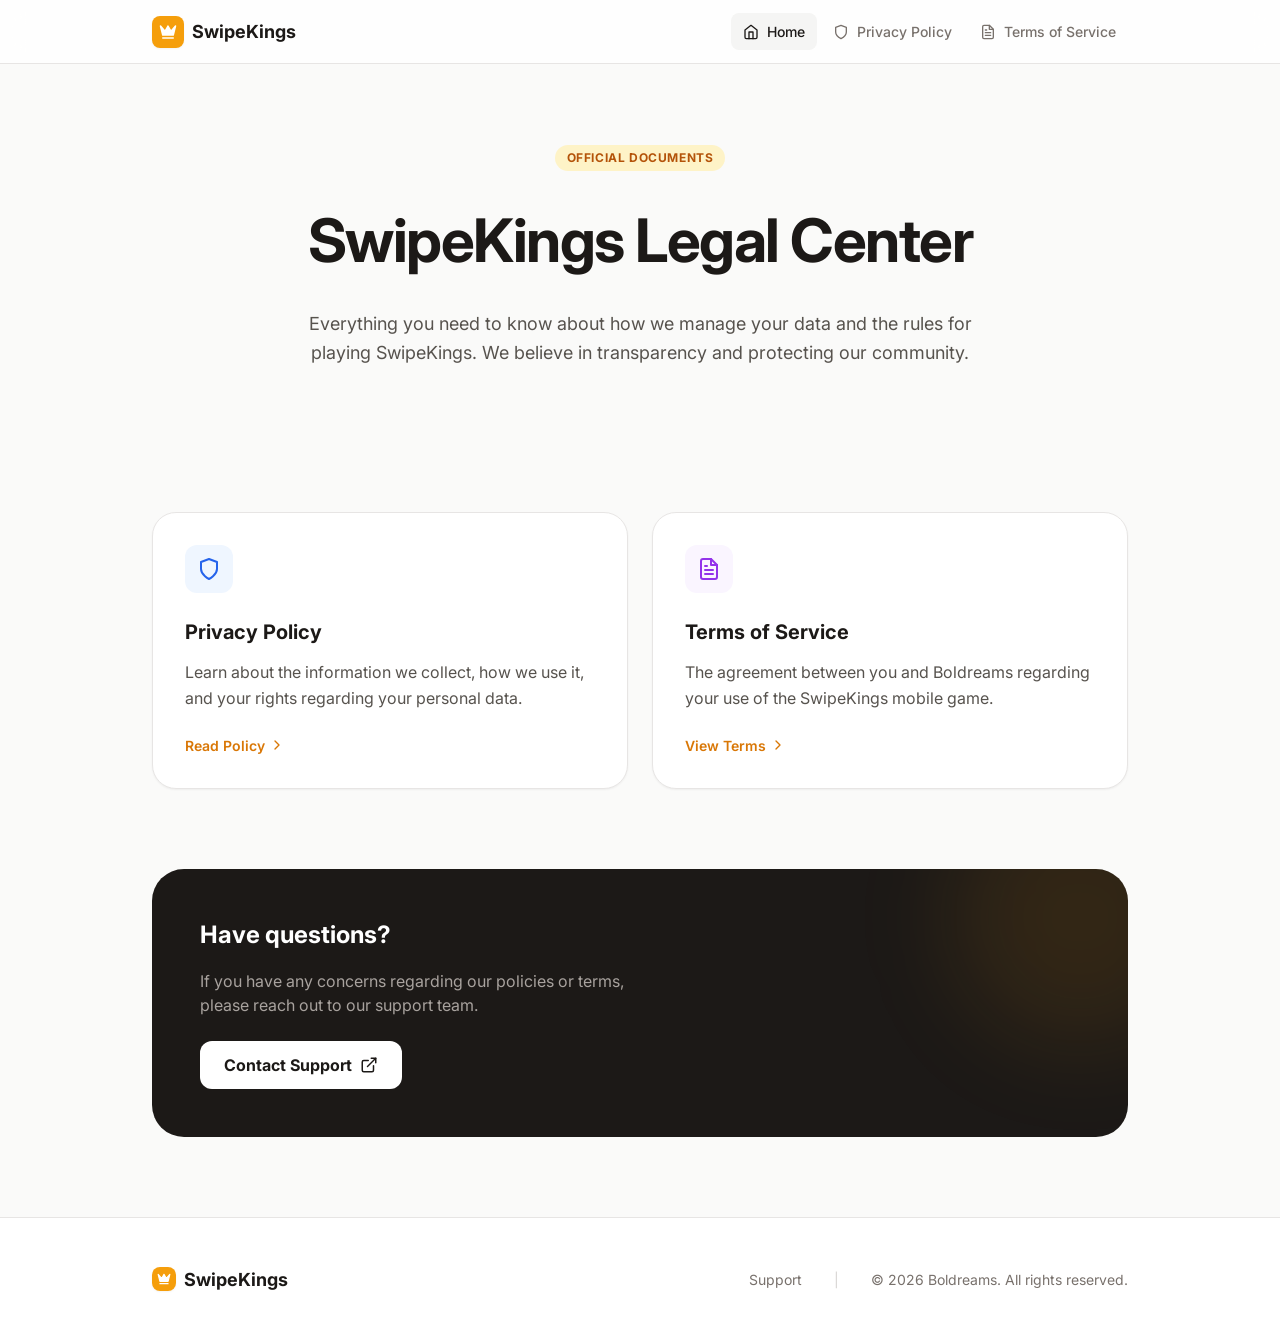
<file: index.html>
<!DOCTYPE html>
<html lang="en">

<head>
  <meta charset="UTF-8">
  <meta name="viewport" content="width=device-width, initial-scale=1.0">
  <title>SwipeKings Legal Center</title>
  <meta name="description" content="Official legal documents for SwipeKings. Privacy Policy and Terms of Service.">
  <link rel="preconnect" href="https://fonts.googleapis.com">
  <link rel="preconnect" href="https://fonts.gstatic.com" crossorigin>
  <link href="https://fonts.googleapis.com/css2?family=Inter:wght@400;500;600;700&display=swap" rel="stylesheet">
  <link rel="stylesheet" href="style.css">
</head>

<body>
  <nav>
    <div class="container nav-content">
      <a href="index.html" class="logo">
        <div class="logo-box">
          <svg xmlns="http://www.w3.org/2000/svg" width="18" height="18" viewBox="0 0 24 24" fill="currentColor"
            stroke="currentColor" stroke-width="2" stroke-linecap="round" stroke-linejoin="round">
            <path d="m2 4 3 12h14l3-12-6 7-4-7-4 7-6-7zm3 16h14" />
          </svg>
        </div>
        <span>SwipeKings</span>
      </a>
      <div class="nav-links">
        <a href="index.html" class="nav-item active">
          <svg xmlns="http://www.w3.org/2000/svg" width="16" height="16" viewBox="0 0 24 24" fill="none"
            stroke="currentColor" stroke-width="2" stroke-linecap="round" stroke-linejoin="round">
            <path d="m3 9 9-7 9 7v11a2 2 0 0 1-2 2H5a2 2 0 0 1-2-2z" />
            <polyline points="9 22 9 12 15 12 15 22" />
          </svg>
          <span>Home</span>
        </a>
        <a href="privacy-policy.html" class="nav-item">
          <svg xmlns="http://www.w3.org/2000/svg" width="16" height="16" viewBox="0 0 24 24" fill="none"
            stroke="currentColor" stroke-width="2" stroke-linecap="round" stroke-linejoin="round">
            <path d="M12 22s8-4 8-10V5l-8-3-8 3v7c0 6 8 10 8 10z" />
          </svg>
          <span>Privacy Policy</span>
        </a>
        <a href="terms-of-service.html" class="nav-item">
          <svg xmlns="http://www.w3.org/2000/svg" width="16" height="16" viewBox="0 0 24 24" fill="none"
            stroke="currentColor" stroke-width="2" stroke-linecap="round" stroke-linejoin="round">
            <path d="M14 2H6a2 2 0 0 0-2 2v16a2 2 0 0 0 2 2h12a2 2 0 0 0 2-2V8z" />
            <polyline points="14 2 14 8 20 8" />
            <line x1="16" y1="13" x2="8" y2="13" />
            <line x1="16" y1="17" x2="8" y2="17" />
            <polyline points="10 9 9 9 8 9" />
          </svg>
          <span>Terms of Service</span>
        </a>
      </div>
    </div>
  </nav>

  <main class="container">
    <section class="hero animate-fade-up">
      <div class="badge">Official Documents</div>
      <h1>SwipeKings Legal Center</h1>
      <p class="lead">
        Everything you need to know about how we manage your data and the rules for playing SwipeKings.
        We believe in transparency and protecting our community.
      </p>
    </section>

    <div class="card-grid">
      <a href="privacy-policy.html" class="card animate-fade-right delay-100">
        <div class="card-icon icon-blue">
          <svg xmlns="http://www.w3.org/2000/svg" width="24" height="24" viewBox="0 0 24 24" fill="none"
            stroke="currentColor" stroke-width="2" stroke-linecap="round" stroke-linejoin="round">
            <path d="M12 22s8-4 8-10V5l-8-3-8 3v7c0 6 8 10 8 10z" />
          </svg>
        </div>
        <h2 class="card-title">Privacy Policy</h2>
        <p class="card-text">
          Learn about the information we collect, how we use it, and your rights regarding your personal data.
        </p>
        <div class="card-link">
          Read Policy
          <svg xmlns="http://www.w3.org/2000/svg" width="16" height="16" viewBox="0 0 24 24" fill="none"
            stroke="currentColor" stroke-width="2" stroke-linecap="round" stroke-linejoin="round">
            <polyline points="9 18 15 12 9 6" />
          </svg>
        </div>
      </a>

      <a href="terms-of-service.html" class="card animate-fade-left delay-200">
        <div class="card-icon icon-purple">
          <svg xmlns="http://www.w3.org/2000/svg" width="24" height="24" viewBox="0 0 24 24" fill="none"
            stroke="currentColor" stroke-width="2" stroke-linecap="round" stroke-linejoin="round">
            <path d="M14 2H6a2 2 0 0 0-2 2v16a2 2 0 0 0 2 2h12a2 2 0 0 0 2-2V8z" />
            <polyline points="14 2 14 8 20 8" />
            <line x1="16" y1="13" x2="8" y2="13" />
            <line x1="16" y1="17" x2="8" y2="17" />
            <polyline points="10 9 9 9 8 9" />
          </svg>
        </div>
        <h2 class="card-title">Terms of Service</h2>
        <p class="card-text">
          The agreement between you and Boldreams regarding your use of the SwipeKings mobile game.
        </p>
        <div class="card-link">
          View Terms
          <svg xmlns="http://www.w3.org/2000/svg" width="16" height="16" viewBox="0 0 24 24" fill="none"
            stroke="currentColor" stroke-width="2" stroke-linecap="round" stroke-linejoin="round">
            <polyline points="9 18 15 12 9 6" />
          </svg>
        </div>
      </a>
    </div>

    <section class="contact-section animate-fade-up delay-400">
      <div class="contact-content">
        <h3 class="contact-title">Have questions?</h3>
        <p class="contact-text">
          If you have any concerns regarding our policies or terms, please reach out to our support team.
        </p>
        <a href="mailto:soueuroya@gmail.com" class="contact-button">
          Contact Support
          <svg xmlns="http://www.w3.org/2000/svg" width="18" height="18" viewBox="0 0 24 24" fill="none"
            stroke="currentColor" stroke-width="2" stroke-linecap="round" stroke-linejoin="round">
            <path d="M18 13v6a2 2 0 0 1-2 2H5a2 2 0 0 1-2-2V8a2 2 0 0 1 2-2h6" />
            <polyline points="15 3 21 3 21 9" />
            <line x1="10" y1="14" x2="21" y2="3" />
          </svg>
        </a>
      </div>
      <div class="contact-glow"></div>
    </section>
  </main>

  <footer class="main-footer">
    <div class="container footer-content">
      <div class="logo">
        <div class="logo-box" style="width: 1.5rem; height: 1.5rem;">
          <svg xmlns="http://www.w3.org/2000/svg" width="14" height="14" viewBox="0 0 24 24" fill="currentColor"
            stroke="currentColor" stroke-width="2" stroke-linecap="round" stroke-linejoin="round">
            <path d="m2 4 3 12h14l3-12-6 7-4-7-4 7-6-7zm3 16h14" />
          </svg>
        </div>
        <span>SwipeKings</span>
      </div>
      <div class="footer-links">
        <a href="mailto:soueuroya@gmail.com">Support</a>
        <span class="separator">|</span>
        <p>© 2026 Boldreams. All rights reserved.</p>
      </div>
    </div>
  </footer>
</body>

</html>
</file>
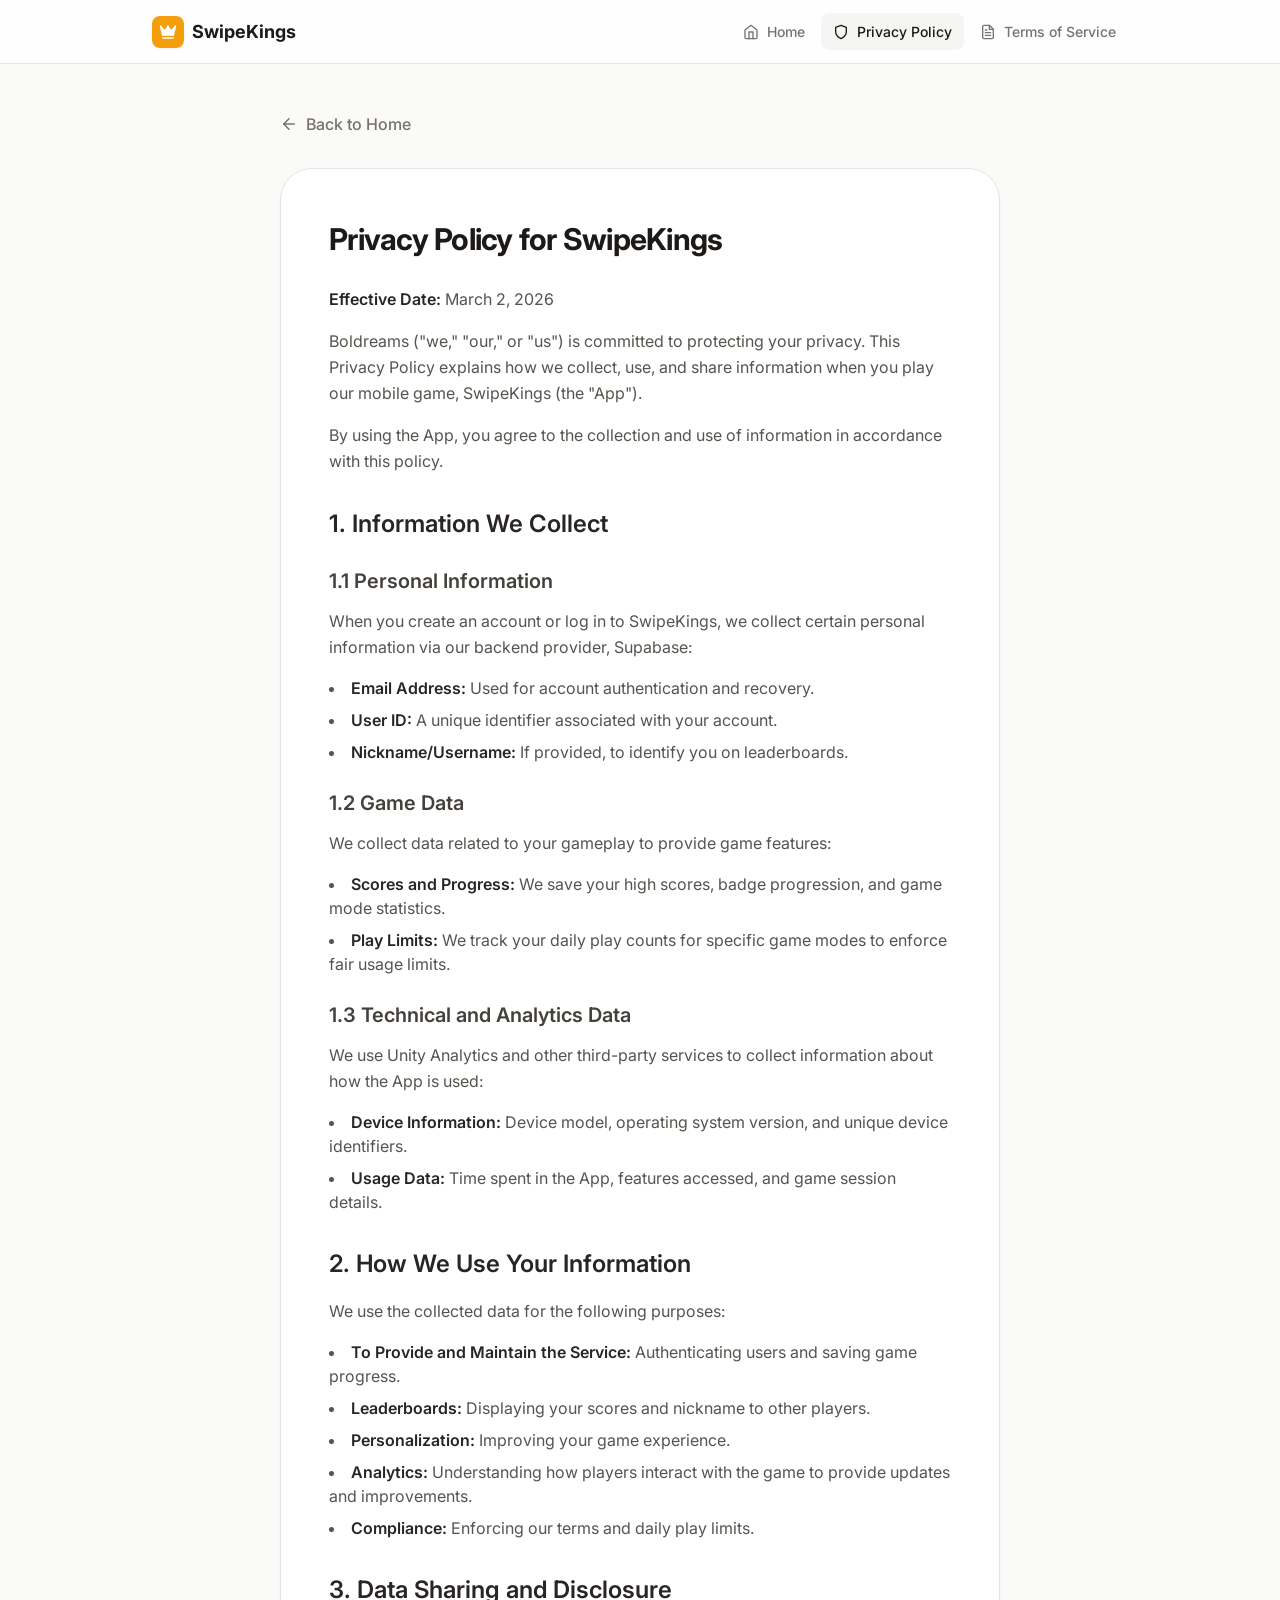
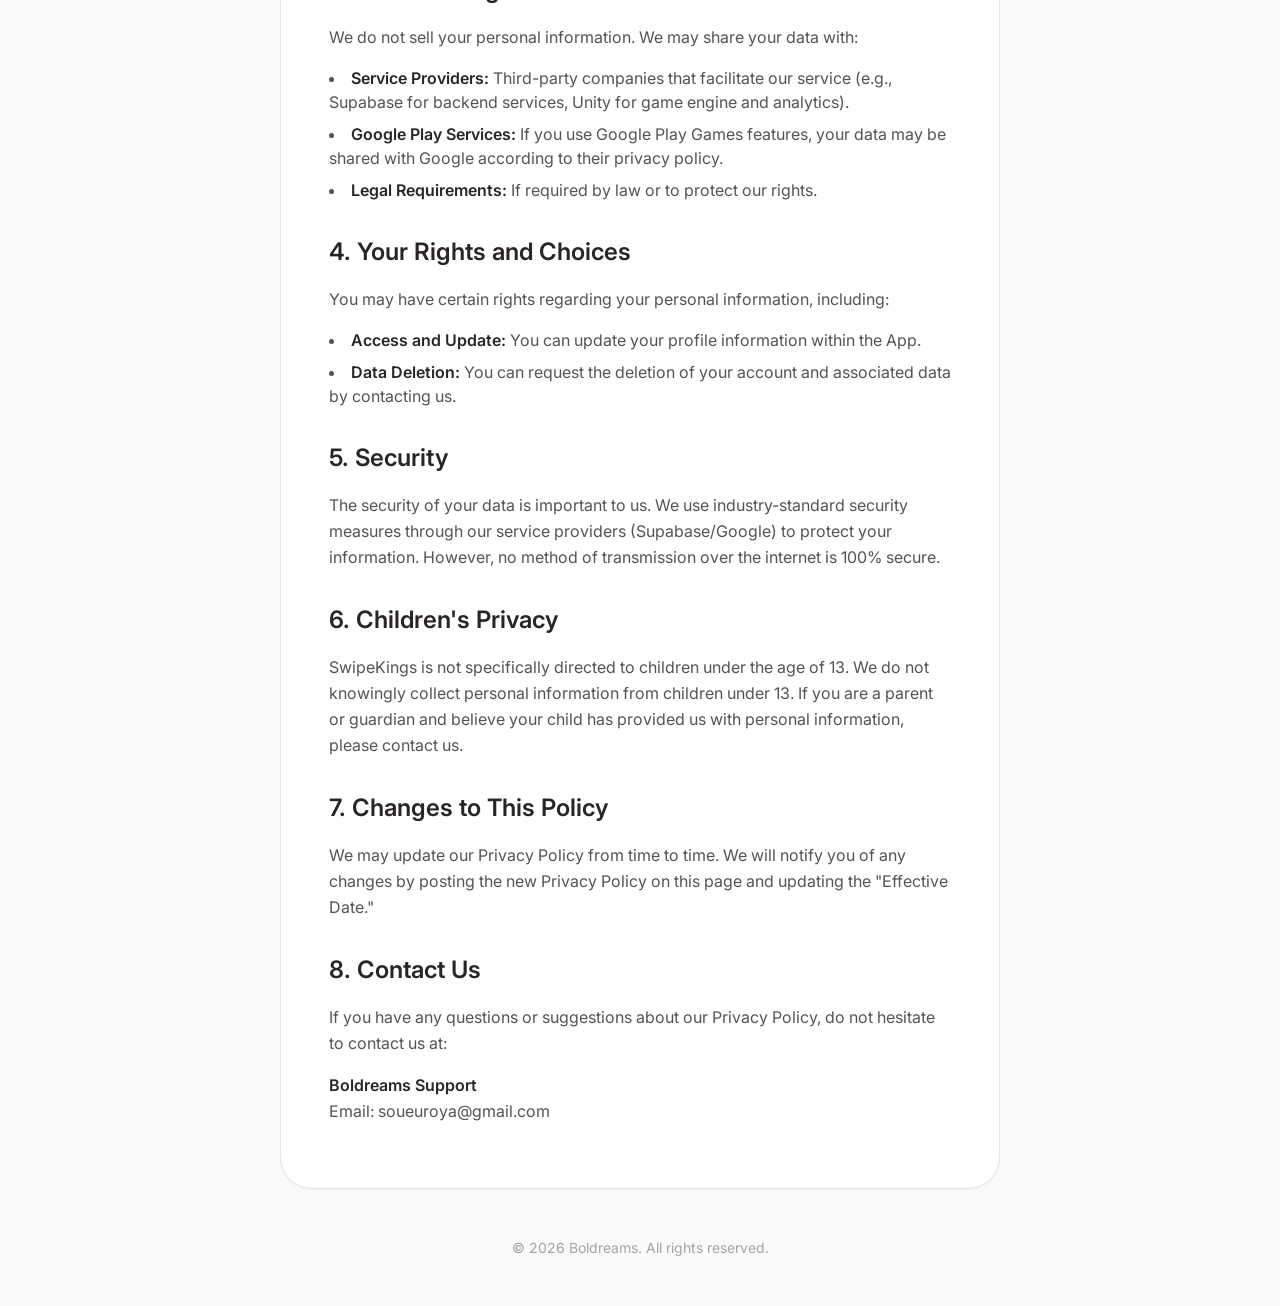
<file: privacy-policy.html>
<!DOCTYPE html>
<html lang="en">

<head>
    <meta charset="UTF-8">
    <meta name="viewport" content="width=device-width, initial-scale=1.0">
    <title>Privacy Policy | SwipeKings</title>
    <meta name="description" content="Official Privacy Policy for SwipeKings mobile game.">
    <link rel="preconnect" href="https://fonts.googleapis.com">
    <link rel="preconnect" href="https://fonts.gstatic.com" crossorigin>
    <link href="https://fonts.googleapis.com/css2?family=Inter:wght@400;500;600;700&display=swap" rel="stylesheet">
    <link rel="stylesheet" href="style.css">
</head>

<body>
    <nav>
        <div class="container nav-content">
            <a href="index.html" class="logo">
                <div class="logo-box">
                    <svg xmlns="http://www.w3.org/2000/svg" width="18" height="18" viewBox="0 0 24 24"
                        fill="currentColor" stroke="currentColor" stroke-width="2" stroke-linecap="round"
                        stroke-linejoin="round">
                        <path d="m2 4 3 12h14l3-12-6 7-4-7-4 7-6-7zm3 16h14" />
                    </svg>
                </div>
                <span>SwipeKings</span>
            </a>
            <div class="nav-links">
                <a href="index.html" class="nav-item">
                    <svg xmlns="http://www.w3.org/2000/svg" width="16" height="16" viewBox="0 0 24 24" fill="none"
                        stroke="currentColor" stroke-width="2" stroke-linecap="round" stroke-linejoin="round">
                        <path d="m3 9 9-7 9 7v11a2 2 0 0 1-2 2H5a2 2 0 0 1-2-2z" />
                        <polyline points="9 22 9 12 15 12 15 22" />
                    </svg>
                    <span>Home</span>
                </a>
                <a href="privacy-policy.html" class="nav-item active">
                    <svg xmlns="http://www.w3.org/2000/svg" width="16" height="16" viewBox="0 0 24 24" fill="none"
                        stroke="currentColor" stroke-width="2" stroke-linecap="round" stroke-linejoin="round">
                        <path d="M12 22s8-4 8-10V5l-8-3-8 3v7c0 6 8 10 8 10z" />
                    </svg>
                    <span>Privacy Policy</span>
                </a>
                <a href="terms-of-service.html" class="nav-item">
                    <svg xmlns="http://www.w3.org/2000/svg" width="16" height="16" viewBox="0 0 24 24" fill="none"
                        stroke="currentColor" stroke-width="2" stroke-linecap="round" stroke-linejoin="round">
                        <path d="M14 2H6a2 2 0 0 0-2 2v16a2 2 0 0 0 2 2h12a2 2 0 0 0 2-2V8z" />
                        <polyline points="14 2 14 8 20 8" />
                        <line x1="16" y1="13" x2="8" y2="13" />
                        <line x1="16" y1="17" x2="8" y2="17" />
                        <polyline points="10 9 9 9 8 9" />
                    </svg>
                    <span>Terms of Service</span>
                </a>
            </div>
        </div>
    </nav>

    <main class="container max-w-3xl" style="padding-top: 3rem;">
        <a href="index.html" class="back-link animate-fade-right">
            <svg xmlns="http://www.w3.org/2000/svg" width="18" height="18" viewBox="0 0 24 24" fill="none"
                stroke="currentColor" stroke-width="2" stroke-linecap="round" stroke-linejoin="round">
                <line x1="19" y1="12" x2="5" y2="12" />
                <polyline points="12 19 5 12 12 5" />
            </svg>
            Back to Home
        </a>

        <div class="content-wrapper animate-fade-up">
            <div class="markdown">
                <h1>Privacy Policy for SwipeKings</h1>
                <p><strong>Effective Date:</strong> March 2, 2026</p>
                <p>Boldreams ("we," "our," or "us") is committed to protecting your privacy. This Privacy Policy
                    explains how we collect, use, and share information when you play our mobile game, SwipeKings (the
                    "App").</p>
                <p>By using the App, you agree to the collection and use of information in accordance with this policy.
                </p>

                <h2>1. Information We Collect</h2>
                <h3>1.1 Personal Information</h3>
                <p>When you create an account or log in to SwipeKings, we collect certain personal information via our
                    backend provider, Supabase:</p>
                <ul>
                    <li><strong>Email Address:</strong> Used for account authentication and recovery.</li>
                    <li><strong>User ID:</strong> A unique identifier associated with your account.</li>
                    <li><strong>Nickname/Username:</strong> If provided, to identify you on leaderboards.</li>
                </ul>

                <h3>1.2 Game Data</h3>
                <p>We collect data related to your gameplay to provide game features:</p>
                <ul>
                    <li><strong>Scores and Progress:</strong> We save your high scores, badge progression, and game mode
                        statistics.</li>
                    <li><strong>Play Limits:</strong> We track your daily play counts for specific game modes to enforce
                        fair usage limits.</li>
                </ul>

                <h3>1.3 Technical and Analytics Data</h3>
                <p>We use Unity Analytics and other third-party services to collect information about how the App is
                    used:</p>
                <ul>
                    <li><strong>Device Information:</strong> Device model, operating system version, and unique device
                        identifiers.</li>
                    <li><strong>Usage Data:</strong> Time spent in the App, features accessed, and game session details.
                    </li>
                </ul>

                <h2>2. How We Use Your Information</h2>
                <p>We use the collected data for the following purposes:</p>
                <ul>
                    <li><strong>To Provide and Maintain the Service:</strong> Authenticating users and saving game
                        progress.</li>
                    <li><strong>Leaderboards:</strong> Displaying your scores and nickname to other players.</li>
                    <li><strong>Personalization:</strong> Improving your game experience.</li>
                    <li><strong>Analytics:</strong> Understanding how players interact with the game to provide updates
                        and improvements.</li>
                    <li><strong>Compliance:</strong> Enforcing our terms and daily play limits.</li>
                </ul>

                <h2>3. Data Sharing and Disclosure</h2>
                <p>We do not sell your personal information. We may share your data with:</p>
                <ul>
                    <li><strong>Service Providers:</strong> Third-party companies that facilitate our service (e.g.,
                        Supabase for backend services, Unity for game engine and analytics).</li>
                    <li><strong>Google Play Services:</strong> If you use Google Play Games features, your data may be
                        shared with Google according to their privacy policy.</li>
                    <li><strong>Legal Requirements:</strong> If required by law or to protect our rights.</li>
                </ul>

                <h2>4. Your Rights and Choices</h2>
                <p>You may have certain rights regarding your personal information, including:</p>
                <ul>
                    <li><strong>Access and Update:</strong> You can update your profile information within the App.</li>
                    <li><strong>Data Deletion:</strong> You can request the deletion of your account and associated data
                        by contacting us.</li>
                </ul>

                <h2>5. Security</h2>
                <p>The security of your data is important to us. We use industry-standard security measures through our
                    service providers (Supabase/Google) to protect your information. However, no method of transmission
                    over the internet is 100% secure.</p>

                <h2>6. Children's Privacy</h2>
                <p>SwipeKings is not specifically directed to children under the age of 13. We do not knowingly collect
                    personal information from children under 13. If you are a parent or guardian and believe your child
                    has provided us with personal information, please contact us.</p>

                <h2>7. Changes to This Policy</h2>
                <p>We may update our Privacy Policy from time to time. We will notify you of any changes by posting the
                    new Privacy Policy on this page and updating the "Effective Date."</p>

                <h2>8. Contact Us</h2>
                <p>If you have any questions or suggestions about our Privacy Policy, do not hesitate to contact us at:
                </p>
                <p><strong>Boldreams Support</strong><br>Email: soueuroya@gmail.com</p>
            </div>
        </div>

        <footer class="policy-footer">
            © 2026 Boldreams. All rights reserved.
        </footer>
    </main>
</body>

</html>
</file>
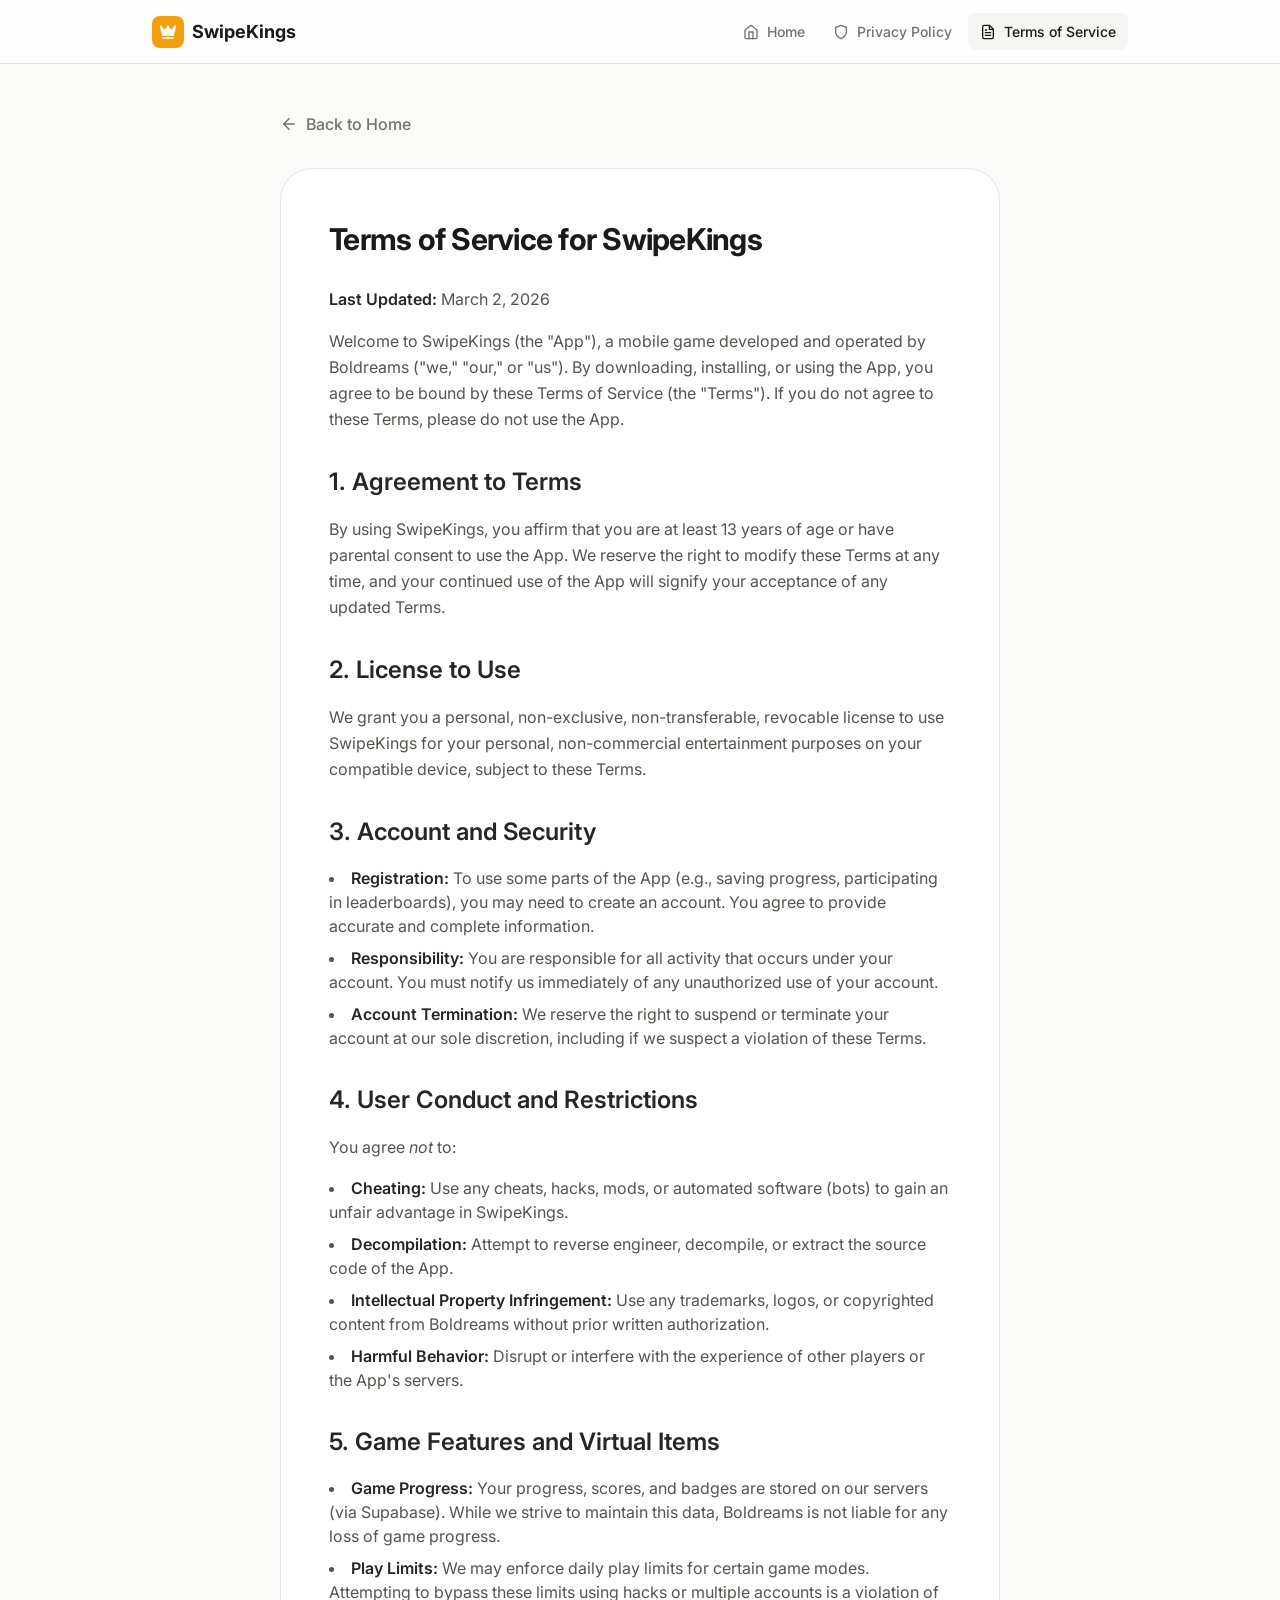
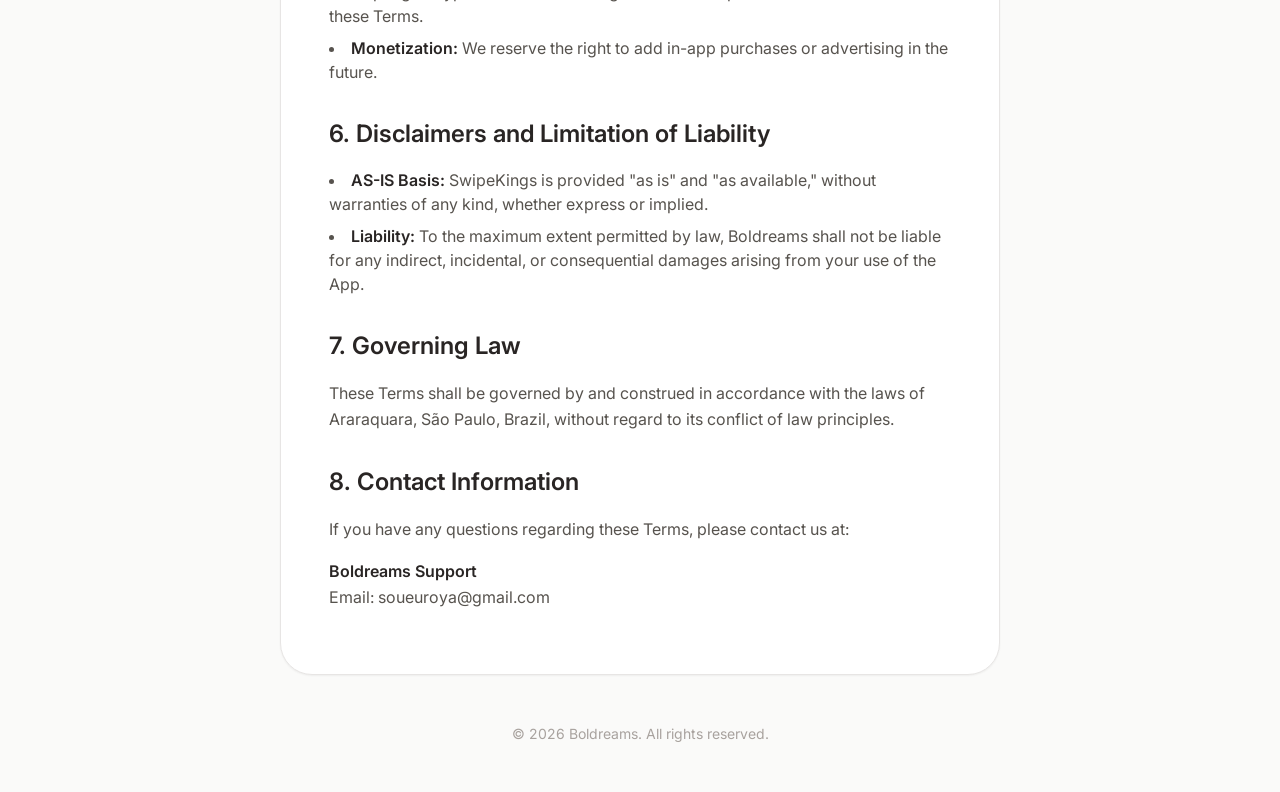
<file: terms-of-service.html>
<!DOCTYPE html>
<html lang="en">

<head>
    <meta charset="UTF-8">
    <meta name="viewport" content="width=device-width, initial-scale=1.0">
    <title>Terms of Service | SwipeKings</title>
    <meta name="description" content="Official Terms of Service for SwipeKings mobile game.">
    <link rel="preconnect" href="https://fonts.googleapis.com">
    <link rel="preconnect" href="https://fonts.gstatic.com" crossorigin>
    <link href="https://fonts.googleapis.com/css2?family=Inter:wght@400;500;600;700&display=swap" rel="stylesheet">
    <link rel="stylesheet" href="style.css">
</head>

<body>
    <nav>
        <div class="container nav-content">
            <a href="index.html" class="logo">
                <div class="logo-box">
                    <svg xmlns="http://www.w3.org/2000/svg" width="18" height="18" viewBox="0 0 24 24"
                        fill="currentColor" stroke="currentColor" stroke-width="2" stroke-linecap="round"
                        stroke-linejoin="round">
                        <path d="m2 4 3 12h14l3-12-6 7-4-7-4 7-6-7zm3 16h14" />
                    </svg>
                </div>
                <span>SwipeKings</span>
            </a>
            <div class="nav-links">
                <a href="index.html" class="nav-item">
                    <svg xmlns="http://www.w3.org/2000/svg" width="16" height="16" viewBox="0 0 24 24" fill="none"
                        stroke="currentColor" stroke-width="2" stroke-linecap="round" stroke-linejoin="round">
                        <path d="m3 9 9-7 9 7v11a2 2 0 0 1-2 2H5a2 2 0 0 1-2-2z" />
                        <polyline points="9 22 9 12 15 12 15 22" />
                    </svg>
                    <span>Home</span>
                </a>
                <a href="privacy-policy.html" class="nav-item">
                    <svg xmlns="http://www.w3.org/2000/svg" width="16" height="16" viewBox="0 0 24 24" fill="none"
                        stroke="currentColor" stroke-width="2" stroke-linecap="round" stroke-linejoin="round">
                        <path d="M12 22s8-4 8-10V5l-8-3-8 3v7c0 6 8 10 8 10z" />
                    </svg>
                    <span>Privacy Policy</span>
                </a>
                <a href="terms-of-service.html" class="nav-item active">
                    <svg xmlns="http://www.w3.org/2000/svg" width="16" height="16" viewBox="0 0 24 24" fill="none"
                        stroke="currentColor" stroke-width="2" stroke-linecap="round" stroke-linejoin="round">
                        <path d="M14 2H6a2 2 0 0 0-2 2v16a2 2 0 0 0 2 2h12a2 2 0 0 0 2-2V8z" />
                        <polyline points="14 2 14 8 20 8" />
                        <line x1="16" y1="13" x2="8" y2="13" />
                        <line x1="16" y1="17" x2="8" y2="17" />
                        <polyline points="10 9 9 9 8 9" />
                    </svg>
                    <span>Terms of Service</span>
                </a>
            </div>
        </div>
    </nav>

    <main class="container max-w-3xl" style="padding-top: 3rem;">
        <a href="index.html" class="back-link animate-fade-right">
            <svg xmlns="http://www.w3.org/2000/svg" width="18" height="18" viewBox="0 0 24 24" fill="none"
                stroke="currentColor" stroke-width="2" stroke-linecap="round" stroke-linejoin="round">
                <line x1="19" y1="12" x2="5" y2="12" />
                <polyline points="12 19 5 12 12 5" />
            </svg>
            Back to Home
        </a>

        <div class="content-wrapper animate-fade-up">
            <div class="markdown">
                <h1>Terms of Service for SwipeKings</h1>
                <p><strong>Last Updated:</strong> March 2, 2026</p>
                <p>Welcome to SwipeKings (the "App"), a mobile game developed and operated by Boldreams ("we," "our," or
                    "us"). By downloading, installing, or using the App, you agree to be bound by these Terms of Service
                    (the "Terms"). If you do not agree to these Terms, please do not use the App.</p>

                <h2>1. Agreement to Terms</h2>
                <p>By using SwipeKings, you affirm that you are at least 13 years of age or have parental consent to use
                    the App. We reserve the right to modify these Terms at any time, and your continued use of the App
                    will signify your acceptance of any updated Terms.</p>

                <h2>2. License to Use</h2>
                <p>We grant you a personal, non-exclusive, non-transferable, revocable license to use SwipeKings for
                    your personal, non-commercial entertainment purposes on your compatible device, subject to these
                    Terms.</p>

                <h2>3. Account and Security</h2>
                <ul>
                    <li><strong>Registration:</strong> To use some parts of the App (e.g., saving progress,
                        participating in leaderboards), you may need to create an account. You agree to provide accurate
                        and complete information.</li>
                    <li><strong>Responsibility:</strong> You are responsible for all activity that occurs under your
                        account. You must notify us immediately of any unauthorized use of your account.</li>
                    <li><strong>Account Termination:</strong> We reserve the right to suspend or terminate your account
                        at our sole discretion, including if we suspect a violation of these Terms.</li>
                </ul>

                <h2>4. User Conduct and Restrictions</h2>
                <p>You agree <em>not</em> to:</p>
                <ul>
                    <li><strong>Cheating:</strong> Use any cheats, hacks, mods, or automated software (bots) to gain an
                        unfair advantage in SwipeKings.</li>
                    <li><strong>Decompilation:</strong> Attempt to reverse engineer, decompile, or extract the source
                        code of the App.</li>
                    <li><strong>Intellectual Property Infringement:</strong> Use any trademarks, logos, or copyrighted
                        content from Boldreams without prior written authorization.</li>
                    <li><strong>Harmful Behavior:</strong> Disrupt or interfere with the experience of other players or
                        the App's servers.</li>
                </ul>

                <h2>5. Game Features and Virtual Items</h2>
                <ul>
                    <li><strong>Game Progress:</strong> Your progress, scores, and badges are stored on our servers (via
                        Supabase). While we strive to maintain this data, Boldreams is not liable for any loss of game
                        progress.</li>
                    <li><strong>Play Limits:</strong> We may enforce daily play limits for certain game modes.
                        Attempting to bypass these limits using hacks or multiple accounts is a violation of these
                        Terms.</li>
                    <li><strong>Monetization:</strong> We reserve the right to add in-app purchases or advertising in
                        the future.</li>
                </ul>

                <h2>6. Disclaimers and Limitation of Liability</h2>
                <ul>
                    <li><strong>AS-IS Basis:</strong> SwipeKings is provided "as is" and "as available," without
                        warranties of any kind, whether express or implied.</li>
                    <li><strong>Liability:</strong> To the maximum extent permitted by law, Boldreams shall not be
                        liable for any indirect, incidental, or consequential damages arising from your use of the App.
                    </li>
                </ul>

                <h2>7. Governing Law</h2>
                <p>These Terms shall be governed by and construed in accordance with the laws of Araraquara, São Paulo,
                    Brazil, without regard to its conflict of law principles.</p>

                <h2>8. Contact Information</h2>
                <p>If you have any questions regarding these Terms, please contact us at:</p>
                <p><strong>Boldreams Support</strong><br>Email: soueuroya@gmail.com</p>
            </div>
        </div>

        <footer class="policy-footer">
            © 2026 Boldreams. All rights reserved.
        </footer>
    </main>
</body>

</html>
</file>
<file: style.css>
:root {
  --color-stone-50: #fafaf9;
  --color-stone-100: #f5f5f4;
  --color-stone-200: #e7e5e4;
  --color-stone-300: #d6d3d1;
  --color-stone-400: #a8a29e;
  --color-stone-500: #78716c;
  --color-stone-600: #57534e;
  --color-stone-700: #44403c;
  --color-stone-800: #292524;
  --color-stone-900: #1c1917;

  --color-amber-50: #fffbeb;
  --color-amber-100: #fef3c7;
  --color-amber-200: #fde68a;
  --color-amber-400: #fbbf24;
  --color-amber-500: #f59e0b;
  --color-amber-600: #d97706;
  --color-amber-700: #b45309;

  --color-blue-50: #eff6ff;
  --color-blue-600: #2563eb;

  --color-purple-50: #faf5ff;
  --color-purple-600: #9333ea;

  --font-sans: 'Inter', ui-sans-serif, system-ui, -apple-system, BlinkMacSystemFont, "Segoe UI", Roboto, "Helvetica Neue", Arial, sans-serif;
  --shadow-sm: 0 1px 2px 0 rgb(0 0 0 / 0.05);
  --shadow-md: 0 4px 6px -1px rgb(0 0 0 / 0.1), 0 2px 4px -2px rgb(0 0 0 / 0.1);
}

* {
  box-sizing: border-box;
  margin: 0;
  padding: 0;
}

body {
  font-family: var(--font-sans);
  background-color: var(--color-stone-50);
  color: var(--color-stone-900);
  line-height: 1.5;
  -webkit-font-smoothing: antialiased;
  -moz-osx-font-smoothing: grayscale;
  min-height: 100vh;
  display: flex;
  flex-direction: column;
}

a {
  color: inherit;
  text-decoration: none;
  transition: all 0.2s ease;
}

img, svg {
  display: block;
}

/* Layout */
.container {
  width: 100%;
  max-width: 64rem; /* 4xl equivalent */
  margin-left: auto;
  margin-right: auto;
  padding-left: 1.5rem;
  padding-right: 1.5rem;
}

.max-w-3xl {
  max-width: 48rem;
}

/* Navbar */
nav {
  position: sticky;
  top: 0;
  z-index: 50;
  background-color: rgba(255, 255, 255, 0.8);
  backdrop-filter: blur(12px);
  border-bottom: 1px solid var(--color-stone-200);
  height: 4rem;
}

.nav-content {
  display: flex;
  align-items: center;
  justify-content: space-between;
  height: 100%;
}

.logo {
  display: flex;
  align-items: center;
  gap: 0.5rem;
  font-weight: 700;
  font-size: 1.125rem;
}

.logo-box {
  width: 2rem;
  height: 2rem;
  background-color: var(--color-amber-500);
  border-radius: 0.5rem;
  display: flex;
  align-items: center;
  justify-content: center;
  color: white;
  box-shadow: var(--shadow-sm);
  transition: transform 0.2s;
}

.logo:hover .logo-box {
  transform: scale(1.05);
}

.nav-links {
  display: flex;
  gap: 0.25rem;
}

.nav-item {
  display: flex;
  align-items: center;
  gap: 0.5rem;
  padding: 0.5rem 0.75rem;
  border-radius: 0.5rem;
  font-size: 0.875rem;
  font-weight: 500;
  color: var(--color-stone-500);
}

.nav-item:hover {
  color: var(--color-stone-900);
  background-color: var(--color-stone-50);
}

.nav-item.active {
  background-color: var(--color-stone-100);
  color: var(--color-stone-900);
}

.nav-item span {
  display: none;
}

@media (min-width: 640px) {
  .nav-item span {
    display: inline;
  }
}

/* Main Content */
main {
  flex-grow: 1;
}

.hero {
  text-align: center;
  margin-bottom: 4rem;
  padding-top: 3rem;
  padding-bottom: 3rem;
}

@media (min-width: 640px) {
  .hero {
    padding-top: 5rem;
    padding-bottom: 5rem;
  }
}

.badge {
  display: inline-flex;
  align-items: center;
  gap: 0.5rem;
  padding: 0.25rem 0.75rem;
  border-radius: 9999px;
  background-color: var(--color-amber-100);
  color: var(--color-amber-700);
  font-size: 0.75rem;
  font-weight: 700;
  text-transform: uppercase;
  letter-spacing: 0.05em;
  margin-bottom: 1.5rem;
}

h1 {
  font-size: 2.25rem;
  font-weight: 700;
  color: var(--color-stone-900);
  letter-spacing: -0.025em;
  margin-bottom: 1.5rem;
}

@media (min-width: 640px) {
  h1 {
    font-size: 3.75rem;
  }
}

.lead {
  font-size: 1.125rem;
  color: var(--color-stone-600);
  max-width: 42rem;
  margin-left: auto;
  margin-right: auto;
  line-height: 1.625;
}

/* Cards */
.card-grid {
  display: grid;
  gap: 1.5rem;
}

@media (min-width: 640px) {
  .card-grid {
    grid-template-columns: repeat(2, minmax(0, 1fr));
  }
}

.card {
  display: block;
  padding: 2rem;
  background-color: white;
  border: 1px solid var(--color-stone-200);
  border-radius: 1.5rem;
  box-shadow: var(--shadow-sm);
  transition: all 0.2s;
}

.card:hover {
  box-shadow: var(--shadow-md);
  border-color: var(--color-amber-200);
}

.card-icon {
  width: 3rem;
  height: 3rem;
  border-radius: 0.75rem;
  display: flex;
  align-items: center;
  justify-content: center;
  margin-bottom: 1.5rem;
  transition: transform 0.2s;
}

.card:hover .card-icon {
  transform: scale(1.1);
}

.icon-blue {
  background-color: var(--color-blue-50);
  color: var(--color-blue-600);
}

.icon-purple {
  background-color: var(--color-purple-50);
  color: var(--color-purple-600);
}

.card-title {
  font-size: 1.25rem;
  font-weight: 700;
  color: var(--color-stone-900);
  margin-bottom: 0.75rem;
}

.card-text {
  color: var(--color-stone-600);
  margin-bottom: 1.5rem;
  line-height: 1.625;
}

.card-link {
  display: flex;
  align-items: center;
  color: var(--color-amber-600);
  font-weight: 600;
  font-size: 0.875rem;
}

.card-link svg {
  margin-left: 0.25rem;
  transition: transform 0.2s;
}

.card:hover .card-link svg {
  transform: translateX(0.25rem);
}

/* Contact Section */
.contact-section {
  margin-top: 5rem;
  padding: 2rem;
  background-color: var(--color-stone-900);
  border-radius: 1.5rem;
  color: white;
  position: relative;
  overflow: hidden;
}

@media (min-width: 640px) {
  .contact-section {
    padding: 3rem;
    border-radius: 2rem;
  }
}

.contact-content {
  position: relative;
  z-index: 10;
}

.contact-title {
  font-size: 1.5rem;
  font-weight: 700;
  margin-bottom: 1rem;
}

.contact-text {
  color: var(--color-stone-400);
  margin-bottom: 1.5rem;
  max-width: 28rem;
}

.contact-button {
  display: inline-flex;
  align-items: center;
  gap: 0.5rem;
  padding: 0.75rem 1.5rem;
  background-color: white;
  color: var(--color-stone-900);
  border-radius: 0.75rem;
  font-weight: 700;
}

.contact-button:hover {
  background-color: var(--color-amber-400);
}

.contact-glow {
  position: absolute;
  top: 0;
  right: 0;
  width: 16rem;
  height: 16rem;
  background-color: rgba(245, 158, 11, 0.1);
  border-radius: 9999px;
  filter: blur(48px);
  margin-top: -5rem;
  margin-right: -5rem;
}

/* Footer */
footer.main-footer {
  border-top: 1px solid var(--color-stone-200);
  padding-top: 3rem;
  padding-bottom: 3rem;
  background-color: white;
  margin-top: 5rem;
}

.footer-content {
  display: flex;
  flex-direction: column;
  align-items: center;
  gap: 1.5rem;
}

@media (min-width: 640px) {
  .footer-content {
    flex-direction: row;
    justify-content: space-between;
  }
}

.footer-links {
  display: flex;
  gap: 2rem;
  font-size: 0.875rem;
  color: var(--color-stone-500);
  align-items: center;
}

.footer-links a:hover {
  color: var(--color-amber-600);
}

.separator {
  color: var(--color-stone-300);
}

/* Policy Content */
.back-link {
  display: inline-flex;
  align-items: center;
  gap: 0.5rem;
  color: var(--color-stone-500);
  font-weight: 500;
  margin-bottom: 2rem;
}

.back-link:hover {
  color: var(--color-amber-600);
}

.content-wrapper {
  background-color: white;
  border: 1px solid var(--color-stone-200);
  border-radius: 1.5rem;
  padding: 2rem;
  box-shadow: var(--shadow-sm);
}

@media (min-width: 640px) {
  .content-wrapper {
    padding: 3rem;
    border-radius: 2rem;
  }
}

.policy-footer {
  margin-top: 3rem;
  text-align: center;
  color: var(--color-stone-400);
  font-size: 0.875rem;
  margin-bottom: 3rem;
}

/* Markdown Styles */
.markdown h1 {
  font-size: 1.875rem;
  font-weight: 700;
  margin-bottom: 1.5rem;
  margin-top: 2rem;
  color: var(--color-stone-900);
}

.markdown h1:first-child {
  margin-top: 0;
}

.markdown h2 {
  font-size: 1.5rem;
  font-weight: 600;
  margin-bottom: 1rem;
  margin-top: 2rem;
  color: var(--color-stone-800);
}

.markdown h3 {
  font-size: 1.25rem;
  font-weight: 600;
  margin-bottom: 0.75rem;
  margin-top: 1.5rem;
  color: var(--color-stone-700);
}

.markdown p {
  margin-bottom: 1rem;
  line-height: 1.625;
  color: var(--color-stone-600);
}

.markdown ul {
  list-style-type: disc;
  list-style-position: inside;
  margin-bottom: 1rem;
}

.markdown li {
  margin-bottom: 0.5rem;
  color: var(--color-stone-600);
}

.markdown strong {
  font-weight: 600;
  color: var(--color-stone-800);
}

/* Animations */
@keyframes fadeInUp {
  from {
    opacity: 0;
    transform: translateY(20px);
  }
  to {
    opacity: 1;
    transform: translateY(0);
  }
}

@keyframes fadeInRight {
  from {
    opacity: 0;
    transform: translateX(-20px);
  }
  to {
    opacity: 1;
    transform: translateX(0);
  }
}

@keyframes fadeInLeft {
  from {
    opacity: 0;
    transform: translateX(20px);
  }
  to {
    opacity: 1;
    transform: translateX(0);
  }
}

.animate-fade-up {
  animation: fadeInUp 0.5s ease forwards;
}

.animate-fade-right {
  animation: fadeInRight 0.5s ease forwards;
}

.animate-fade-left {
  animation: fadeInLeft 0.5s ease forwards;
}

.delay-100 { animation-delay: 0.1s; }
.delay-200 { animation-delay: 0.2s; }
.delay-400 { animation-delay: 0.4s; }
</file>
